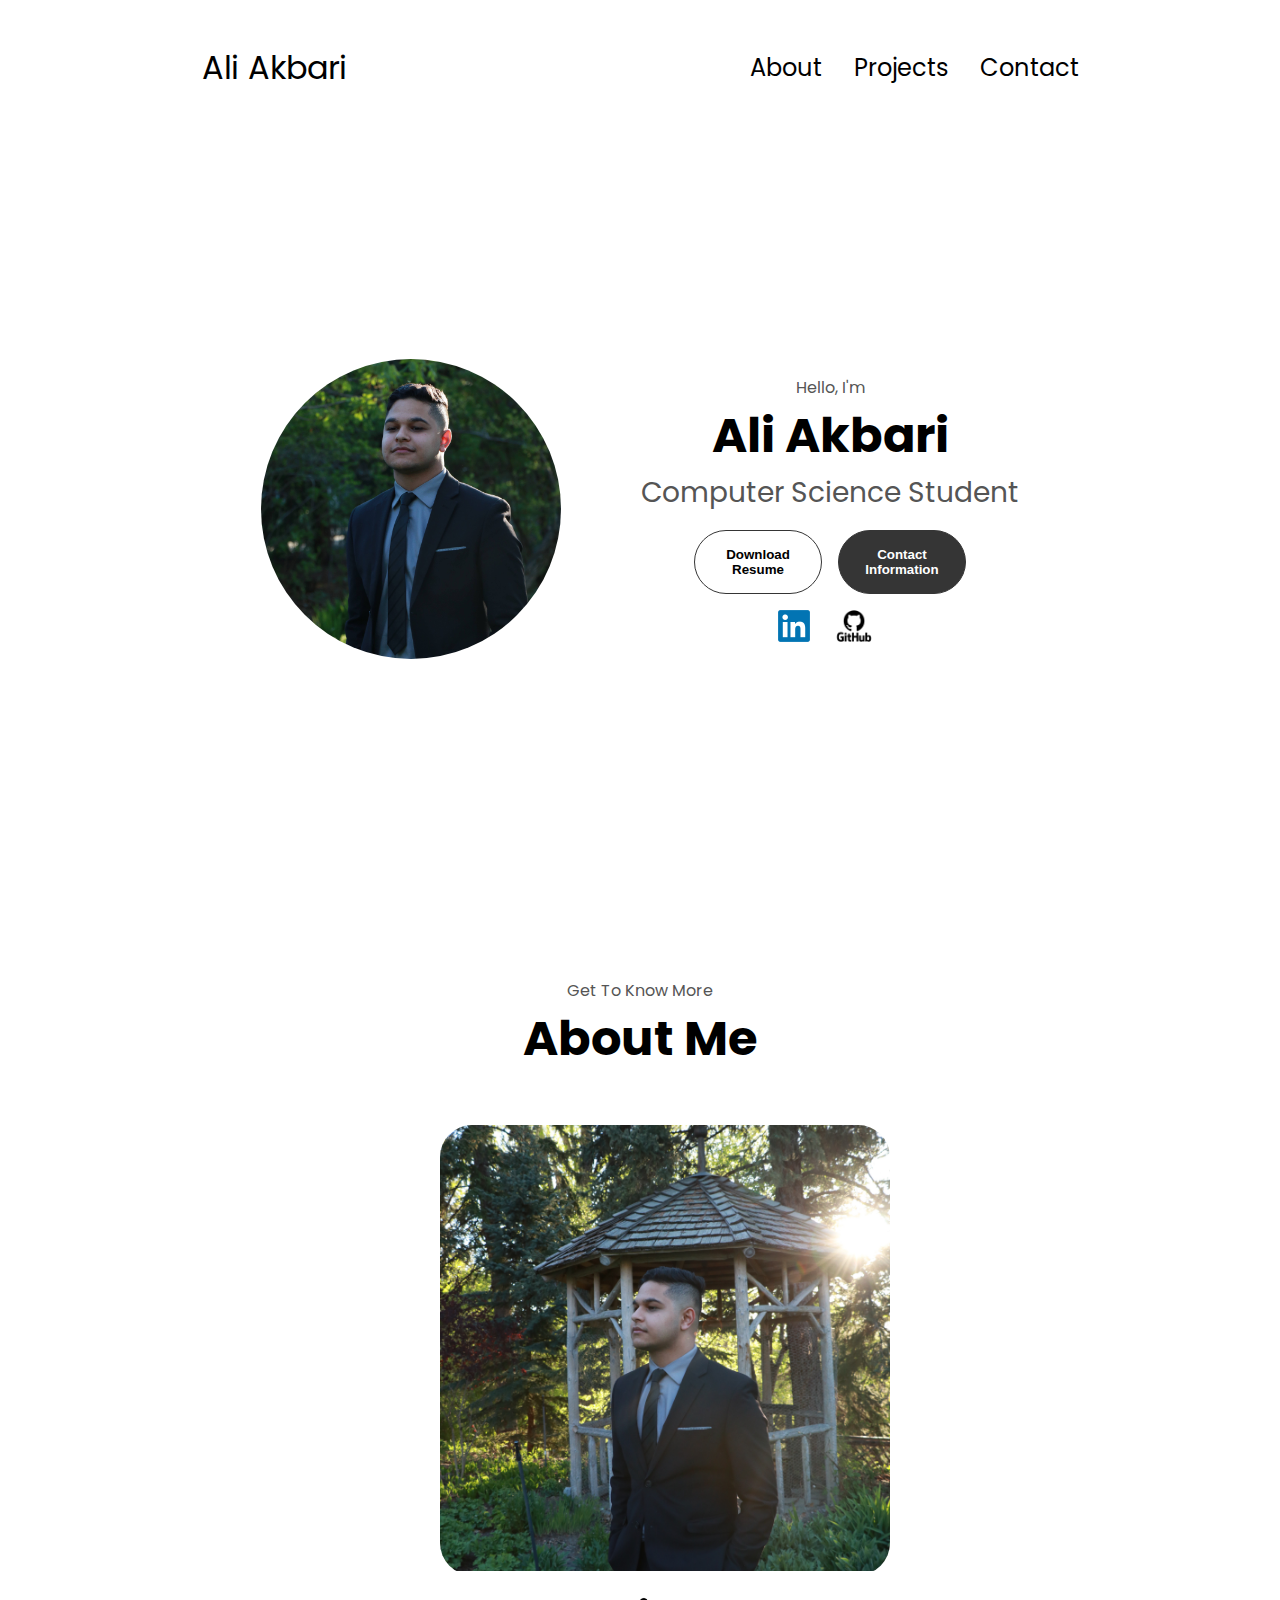
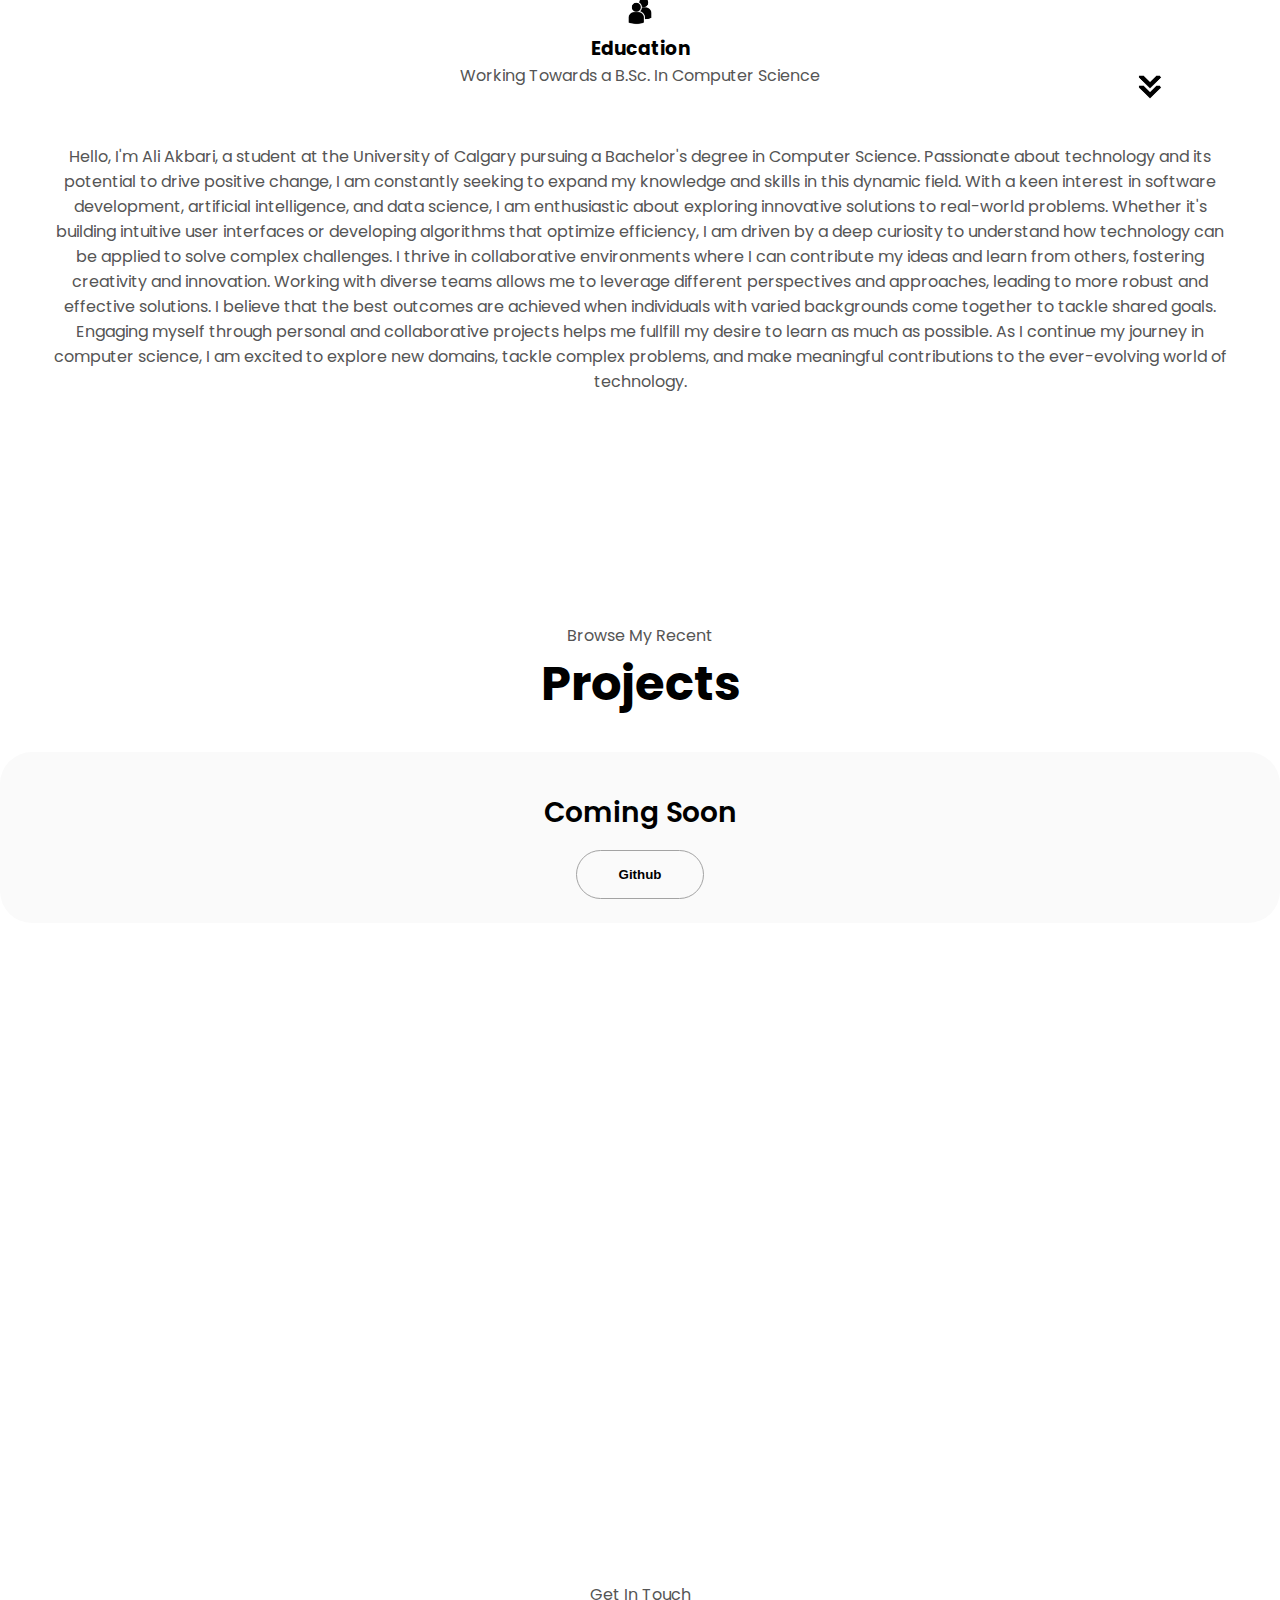
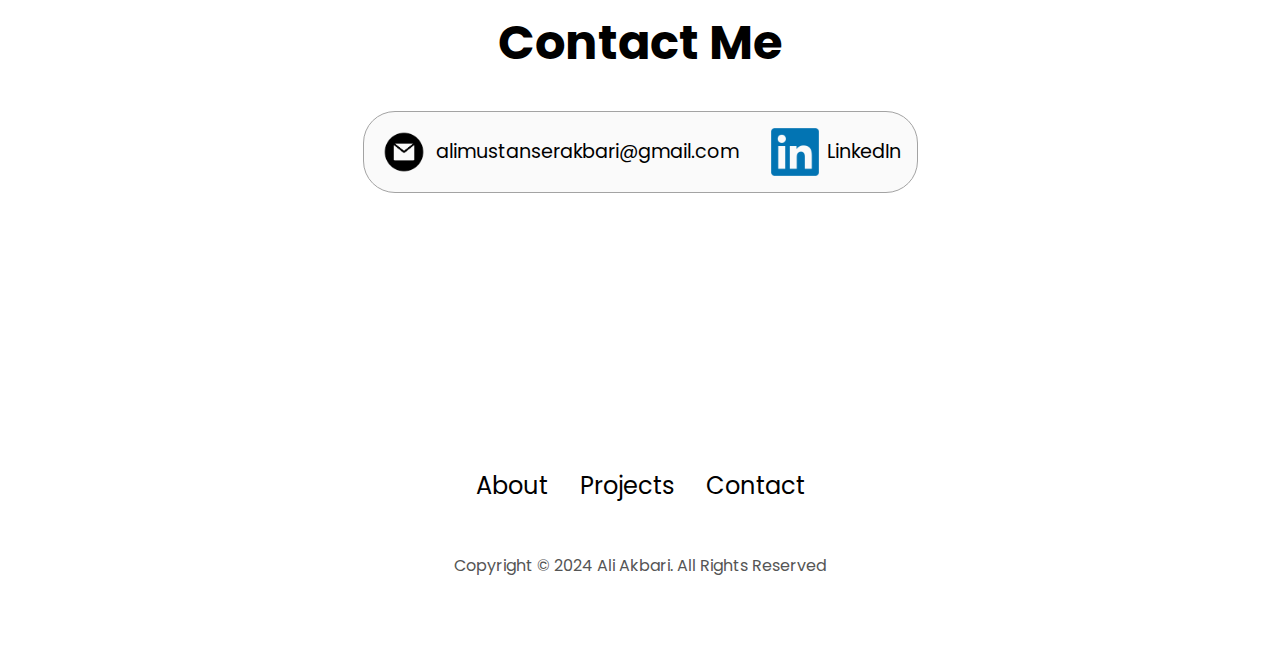
<file: index.html>
<!DOCTYPE html>
<html lang="en">
<head>
    <meta charset="UTF-8">
    <meta name="viewport" content="width=device-width, initial-scale=1.0">
    <link rel="stylesheet" href="style.css"/>
    <link rel="stylesheet" href="mediaqueries.css" />
    <title>Ali Akbari Portfolio</title>
</head>
<body>

   <nav id = "desktop-nav">
    <div class="logo" onclick="location.href='https://www.alimakbari.net'">Ali Akbari</div>

    <div>
        <ul class="nav-links">
            <li><a href= #about>About</a></li>
            <li><a href= #projects>Projects</a></li>
            <li><a href= #contact>Contact</a></li>
        </ul>
    </div>
    </nav>
    <nav id="hamburger-nav">
        <div class="logo">
            <button class="name" onclick="location.href='https:www.alimakbari.com'">Ali Akbari</button>
            </div>
        <div class="hamburger-menu">
          <div class="hamburger-icon" onclick="toggleMenu()">
            <span></span>
            <span></span>
            <span></span>
          </div>
          <div class="menu-links">
            <li><a href="#about" onclick="toggleMenu()">About</a></li>
            <li><a href="#projects" onclick="toggleMenu()">Projects</a></li>
            <li><a href="#contact" onclick="toggleMenu()">Contact</a></li>
          </div>
        </div>
      </nav>
      <section id="profile">
        <div class="section__pic-container">
            <img src="./images/IMG_7348_Original.jpg" alt="Ali Akbari Profile Picture">
        </div>
        <div class="section__text">
            <p class="section__text__p1">Hello, I'm</p>
            <h1 class="title">Ali Akbari</h1>
            <p class="section__text__p2">Computer Science Student</p>
            <div class="btn-container">
                <button class="btn btn-color-2" onclick="window.open('./images/Ali Akbari Resume.pdf')">Download Resume</button>

                <button class="btn btn-color-1" onclick="location.href='./#contact'">Contact Information</button>
            </div>
            <div id="socials-container">
                <img src="./images/linkedin-blue-logo-icon.png" alt="My LinkedIn Profile"
                class="icon" onclick="location.href='https:www.linkedin.com/in/ali-akbari-a2468227b/'">

                <img src="./images/GitHub-logo.png" alt="My Github Profile"
                class="icon" onclick="location.href='https:www.github.com/Ali-Akbari1'">
            </div>
        </div>
      </section>
      <section id="about">
        <p class="section__text__p1">Get To Know More</p>
        <h1 class="title">About Me</h1>
        <div class = "section-container">
            <div class="section_pic-container">
                <img src="./images/IMG_7536_Original.jpg" alt="Profile Picture" class="about-pic">

            </div>
            <div class="about-details">
                <div class="about-containers">
                    <div class="details-container">
                        <img src = "./images/education.png" alt="Eductaion Icon" class = "icon">
                        <h3>Education</h3>
                        <p>Working Towards a B.Sc. In Computer Science</p>
                    </div>
                </div>
                <div class="text-container">
                    <p>
                        Hello, I'm Ali Akbari, a student at the University of Calgary pursuing a Bachelor's degree in Computer Science.
                        Passionate about technology and its potential to drive positive change, I am constantly seeking to expand my knowledge and skills in this dynamic field.
                        With a keen interest in software development, artificial intelligence, and data science, I am enthusiastic about exploring innovative solutions to real-world problems. 
                        Whether it's building intuitive user interfaces or developing algorithms that optimize efficiency, I am driven by a deep curiosity to understand how technology can be applied to solve complex challenges.
                        I thrive in collaborative environments where I can contribute my ideas and learn from others, fostering creativity and innovation. Working with diverse teams allows me to leverage different perspectives and approaches, leading to more robust and effective solutions. 
                        I believe that the best outcomes are achieved when individuals with varied backgrounds come together to tackle shared goals.
                        Engaging myself through personal and collaborative projects helps me fullfill my desire to learn as much as possible.
                        As I continue my journey in computer science, I am excited to explore new domains, tackle complex problems, and make meaningful contributions to the ever-evolving world of technology.
                        
                    </p>
                </div>
            </div>

        </div>
        <img src="./images/arrow.png" alt="Arrow Icon" class="icon arrow" onclick="location.href='./#projects'">
      </section>
      <section id="projects">
        <p class="section__text__p1">Browse My Recent</p>
        <h1 class="title-project">Projects</h1>
        <div class="experience-details-container">
          <div class="about-containers">
            <div class="details-container color-container">
              <div class="article-container">
              <!--   <img
                  src="./assets/project-1.png"
                  alt="Project 1"
                  class="project-img"
                />

                --> 
              </div>
              <h2 class="experience-sub-title project-title">Coming Soon</h2>
              <div class="btn-container">
                <button
                  class="btn btn-color-2 project-btn"
                  onclick="location.href='https:www.github.com/Ali-Akbari1'"
                >
                  Github
                </button>
              </div>
            </div>

            <!-- 
            <div class="details-container color-container">
              <div class="article-container">
                          
                <img
                  src="./assets/project-2.png"
                  alt="Project 2"
                  class="project-img"
                />
                          
              </div>
              <h2 class="experience-sub-title project-title">Project Two</h2>
              <div class="btn-container">
                <button
                  class="btn btn-color-2 project-btn"
                  onclick="location.href='https:www.github.com/Ali-Akbari1'"
                >
                  Github
                </button>
              </div>
            </div>
            <div class="details-container color-container">
              <div class="article-container">
                    
                <img
                  src="./assets/project-3.png"
                  alt="Project 3"
                  class="project-img"
                />
        
              </div>
              <h2 class="experience-sub-title project-title">Project Three</h2>
              <div class="btn-container">
                <button
                  class="btn btn-color-2 project-btn"
                  onclick="location.href='https:www.github.com/Ali-Akbari1'"
                >
                  Github
                </button>
              </div>
            </div>
          </div>
        </div>
        <img
          src="./images/arrow.png"
          alt="Arrow icon"
          class="icon arrow"
          onclick="location.href='./#contact'"
        />

                </h2>
                      --> 
            </div>
        </div>
      </section>

      <section id="contact">
        <p class="section__text__p1">Get In Touch</p>
        <h1 class="title">Contact Me</h1>
        <div class="contact-info-upper-container">
            <div class="contact-info-container">
                <img src="./images/email.png" alt="Email icon" class="icon contact-icon email-icon">
                <p><a href="mailto:alimustanserakbari@gmail.com">alimustanserakbari@gmail.com</a></p>
            </div>
            <div class="contact-info-container">
                <img src="./images/linkedin-blue-logo-icon.png" alt="LinkedIn icon" class="icon contact-icon linkedin-icon">
                <p><a href="https://www.linkedin.com/in/ali-akbari-a2468227b/">LinkedIn</a></p>
            </div>
        </div>
      </section>
      <footer>
        <nav>
            <div class="nav-links-container">
                <ul class="nav-links">
                    <li><a href= #about>About</a></li>
                    <li><a href= #projects>Projects</a></li>
                    <li><a href= #contact>Contact</a></li>
                </ul>
            </div>

        </nav>
        <p>Copyright &#169; 2024 Ali Akbari. All Rights Reserved</p>
      </footer>
    <script src="script.js"></script>
</body>
</html>
</file>
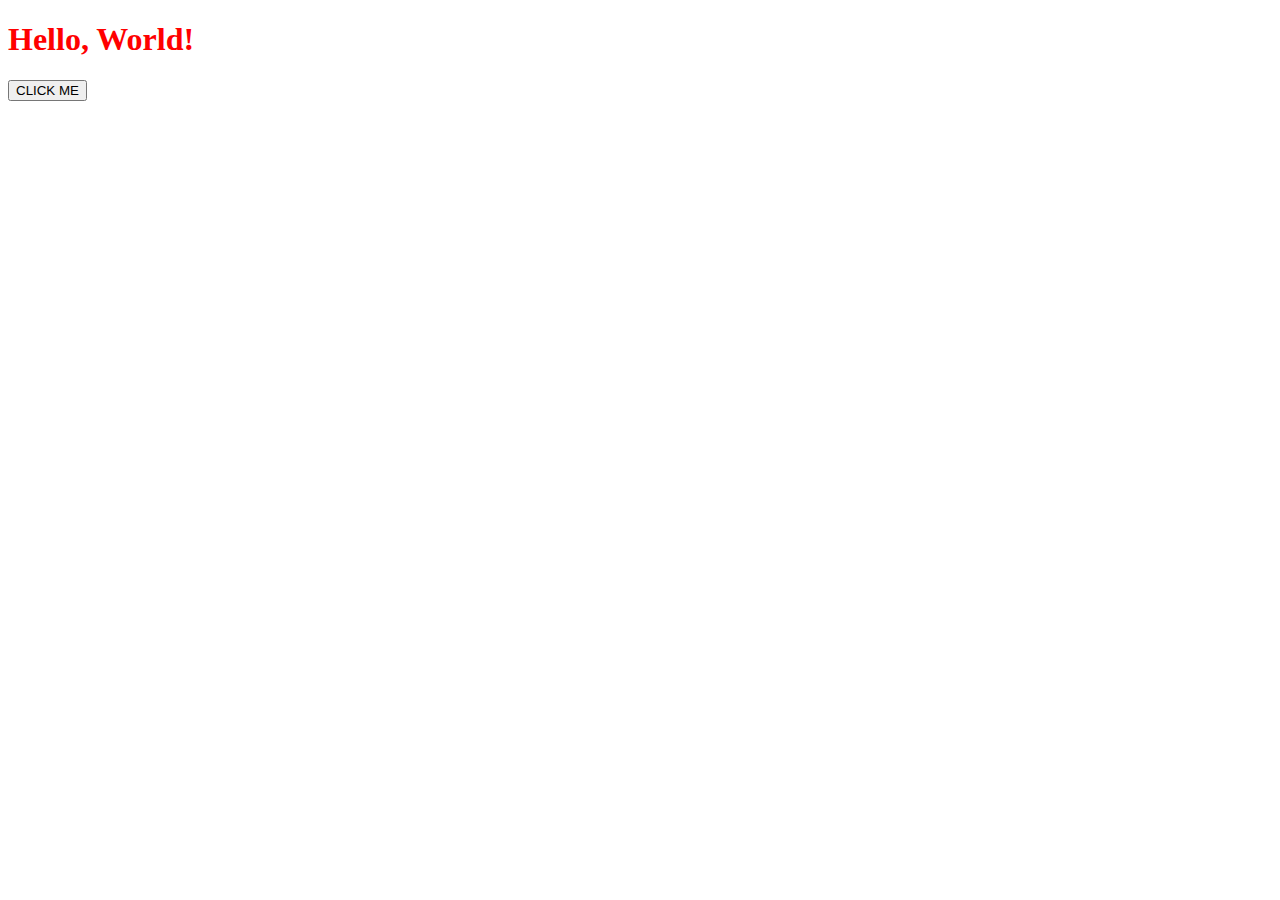
<file: d.html>
<!DOCTYPE html>
<html>
    <head>
        <link rel="stylesheet" href="app.css"/>
    </head>

    <body>
        <h1>Hello, World!</h1>
        <button onClick = "alertButton()">CLICK ME</button>
    </body>
    <script src="app.js"></script>
</html>
</file>
<file: style.css>
/* GENERAL */

@import url("https://fonts.googleapis.com/css2?family=Poppins:wght@300;400;500;600&display=swap");

* {
  margin: 0;
  padding: 0;
}

body {
  font-family: "Poppins", sans-serif;
}

html {
  scroll-behavior: smooth;
}

p {
  color: rgb(85, 85, 85);
}

/* TRANSITION */

a,
.btn {
  transition: all 300ms ease;
}

/* DESKTOP NAV */

nav,
.nav-links {
  display: flex;
}

nav {
  justify-content: space-around;
  align-items: center;
  height: 15vh;
}

.nav-links {
  gap: 2rem;
  list-style: none;
  font-size: 1.5rem;
}

a {
  color: black;
  text-decoration: none;
  text-decoration-color: white;
}

a:hover {
  color: grey;
  text-decoration: underline;
  text-underline-offset: 1rem;
  text-decoration-color: rgb(181, 181, 181);
}

.logo {
  font-size: 2rem;
}

.logo:hover {
  cursor: pointer;
}

.name{
    background: none;
    border: none;
    font-size: 2rem;
}

.name:hover{
    cursor: pointer;
    

}

/* HAMBURGER MENU */

#hamburger-nav {
  display: none;
}

.hamburger-menu {
  position: relative;
  display: inline-block;
}

.hamburger-icon {
  display: flex;
  flex-direction: column;
  justify-content: space-between;
  height: 24px;
  width: 30px;
  cursor: pointer;
}

.hamburger-icon span{
    width: 100%;
    height: 2px;
    background-color: black;
    transition: all 0.3 ease-in-out;
}

.menu-links{
    position: absolute;
    top: 100%;
    right: 0;
    background-color: white;
    width: fit-content;
    max-height: 0;
    overflow: hidden;
    transition: all 0.3 ease-in-out;

}

.menu-links a {
    display: block;
    padding: 10px;
    text-align: center;
    font-size: 1.5rem;
    color: black;
    text-decoration: none;
    transition: all 0.3 ease-in-out;
}

.menu-links li{
    list-style: none;

}

.menu-links.open{
    max-height: 300px;

}

.hamburger-icon.open span:first-child{
    transform: rotate(45deg) translate(10px, 5px);

}

.hamburger-icon.open span:nth-child(2){
opacity: 0;    
}
.hamburger-icon.open span:last-child{
    transform: rotate(-45deg) translate(10px, -5px);
    
}

.hamburger-icon span:first-child{
    transform: none;
}

.hamburger-icon span:first-child{
    opacity: 1;
}
.hamburger-icon span:first-child{
    transform: none;
}


.section{
    padding-top:4vh;
    height: 96vh;
    margin: 0 10rem;
    box-sizing: border-box;
    min-height: fit-content;
}

.section-container{
    display: flex;
    flex-direction: column;
    align-items: center;

}



#profile{
    display: flex;
    justify-content: center;
    gap: 5rem;
    height:85vh;


}

.section__pic-container {
    width:300px;
    height:300px;
    overflow: hidden;
    border-radius: 50%;
    display: flex;
    justify-content: center;
    align-items: center;
    margin: auto 0;




    
}

.section__pic-container img{
    width: 100%;
    height: auto;
    display: block;
    object-fit: cover;
}


.section__text{
    align-self: center;
    text-align: center;
}

.section__text_p {
    font-weight: 600;
}

.section__text__p1{
    text-align: center;
}

.section__text__p2{
    font-size: 1.75rem;
    margin-bottom: 1rem;
}

.title{
    font-size: 3rem;
    text-align: center;
}

.title-project{
  font-size: 3rem;
  text-align: center;
}

#socials-container{
    display: flex;
    justify-content: center;
    margin-top: 1rem;
    gap: 1rem;
}

.icon{
    cursor: pointer;
    height: 2rem;
}

.btn-container{
    display: flex;
    justify-content: center;
    gap: 1rem;

}

.btn{
    font-weight: 600;
    transition: all 300ms ease;
    padding: 1rem;
    width: 8rem;
    border-radius: 2rem;

}

.btn-color-1, .btn-color-2{
    border: rgb(53,53,53) 0.1rem solid;
}

.btn-color-1:hover, .btn-color-2:hover{
    cursor: pointer;
}

.btn-color-1, .btn-color-2:hover{
    background: rgb(53,53,53);
    color: white;

}

.btn-color-1:hover{
    background: rgb(0,0,0);
    
}

.btn-color-2{
    background: none;
}

.btn-color-2:hover{
    border: rgb(255,255,255) 0.1rem solid;
}

.btn-container{
    gap: 1rem;
}




#about{
    gap: 5rem;
    height:85vh;
    margin-right: 50px;
    margin-left: 50px;
    position: relative;
}




.about-containers{

    gap: 2rem;
    margin-bottom: 2rem;
    margin-top: 2rem;
}

.about-details-container{
    justify-content: center;
    flex-direction: column;
}

.about-containers,
.about-details-container{
    display: flex;
}

.about-pic{
    border-radius: 2rem;
}

.arrow{
    position: absolute;
    right: 5rem;
    bottom: 2.5rem;
    transform: translateX(50%);
}

.details-container{
    padding: 1.5rem;
    flex: 1;
    background: white;
    border-radius: 2rem;
    text-align: center;

}


.section-container{
    gap: 4rem;
    height:80%;

}

.section_pic-container{
    height: 400px;
    width: 400px;
    margin: auto 0;

}


.section_pic-container img{
    object-fit: cover;
    width: 450px;
    height: 450px;
    margin-top: 50px;

}

.text-container{
    margin-bottom: 30px;
    text-align: center;
    
    
}

.experience-details-container {
    display: flex;
    justify-content: center;
    flex-direction: column;
  }

  .color-container {
    border-color: rgb(163, 163, 163);
    background: rgb(250, 250, 250);
  }

  .article-container {
    display: flex;
    text-align: initial;
    flex-wrap: wrap;
    flex-direction: row;
    gap: 2.5rem;
    justify-content: space-around;
  }

  article {
    display: flex;
    width: 10rem;
    justify-content: space-around;
    gap: 0.5rem;
  }
  
  article .icon {
    cursor: default;
  }


  #experience {
    position: relative;
  }


  .experience-sub-title {
    color: rgb(85, 85, 85);
    font-weight: 600;
    font-size: 1.75rem;
    margin-bottom: 2rem;
  }

  .project-img {
    border-radius: 2rem;
    width: 90%;
    height: 90%;
  }
  
  .project-title {
    margin: 1rem;
    color: black;
  }

  .project-btn {
    color: black;
    border-color: rgb(163, 163, 163);
  }

  #projects {
    position: relative;
    gap: 5rem;
    min-height:85vh;
    margin-top: 30rem;
  }

  #contact{

    display: flex;
    justify-content: center;
    flex-direction: column;
    height: 70vh;


  }

  .contact-info-upper-container{
    display: flex;
    justify-content: center;
    border-radius: 2rem;
    border: rgb(53,53,53) 0.1rem solid;
    border-color: rgb(163, 163, 163);
    background: rgb(250,250,250);
    margin: 2rem auto;
    padding: 0.5;

  }

  .contact-info-container{
    display: flex;
    align-items: center;
    justify-content: center;
    gap: 0.5rem;
    margin: 1rem;

  }

  .contact-info-container p {
    font-size: larger;

  }

  .contact-icon {

    cursor: default;
  }

.email-icon{

    height: 3rem;

}

.linkedin-icon{
  height: 3rem;
}

footer{
    height: 26vh;
    margin: 0 1rem;

}

footer p{
    text-align: center;
}
</file>
<file: mediaqueries.css>
@media screen and (max-width: 1400px) {
    #profile{
        height:83vh;
        margin-bottom: 6rem;
    
    }
    .about-container{
        flex-wrap: wrap;
    }
}


@media screen and (max-width: 1200px) {
    #desktop-nav {
      display: none;
    }
    #hamburger-nav {
      display: flex;
    }

    .text-container {
      text-align: justify;
      font-size: 14px; /* Adjust this as needed */
      width: 100%;
      box-sizing: border-box;
      overflow-wrap: break-word; /* Ensures long words break and wrap */
      word-wrap: break-word; /* For legacy support */
      word-break: break-word; /* Breaks long words */
      white-space: normal; /* Ensures text wraps */
      padding: 1rem; /* Add some padding for better readability */
      margin: 0 auto; /* Center the text container */
      padding-right: 10rem;
    }

    #experience, .experience-details-container{
        margin-top: 2rem;
    }

    #profile{

      margin-top: -40rem;
    }
    #about{
      margin-top: -40rem;
    }
    #projects{
      margin-top: -50rem;
    }
    /*
    #profile, .section-container{
        display: block;

    }
    */


    #contact{
      margin-top: -150rem;
    }

    .arrow{
        display:none;
    }

    section, .section-container{
        height:fit-content;
    }

    section{
        margin:0 5%;
    }

    .about-containers{
        margin-top: 0;
    }


}
@media screen and (max-width: 600px) {

  #about{
    margin-top: -7rem;
  }


  #contact{
    margin-top: -30rem;
    height: 40vh;
  }

#profile{

  margin-top: -7rem;
  font-size: 8px;

}


.section_pic-container{
  height: 400px;
  width: 400px;
  margin: auto 0;

}


.section_pic-container img{
  object-fit: cover;
  width: 200px;
  height: auto;
  margin-top: 50px;
  margin-left: 100px;
}

.section__pic-container {
    width: 100%;
    max-width: 300px;
    height: auto;
    overflow: hidden;
    border-radius: 50%;
}

.section__text {
    align-self: center;
    text-align: center;
    font-size: 0.5rem;
}


.section__text__p2 {
    text-align: center;
    font-size: 0.5rem;
    margin-bottom: 1rem;
}


.section__text__p1{

  text-align: center;
  font-size: 0.5rem;
  margin-bottom: 1rem;
  margin-top: 7rem;

}

#projects {
    margin-top: 2rem;
}

#contact {
    height: auto;
}

.logo {
    font-size: 1rem;
}

.title {
    font-size: 1.5rem;
    text-align: center;

}


.title-project{
  font-size: 2rem !important;
  text-align: center !important;
  margin-top: 4rem !important;
  margin-bottom: 7rem;
  background-color: transparent !important;


}



.btn-container {
    display: flex;
    justify-content: center;
    gap: 1rem;
}

.btn {
    font-weight: 600;
    transition: all 300ms ease;
    padding: 1rem;
    width: 6rem;
    border-radius: 2rem;
}


.experience-sub-title {
  color: rgb(85, 85, 85);
  font-weight: 600;
  font-size: 1rem;
  margin-bottom: 2rem;
  margin-top: 3rem;
}

.text-container {
  text-align: justify;
  font-size: 8px !important; /* Adjust this as needed */
  width: 100%;
  box-sizing: border-box;
  overflow-wrap: break-word; /* Ensures long words break and wrap */
  word-wrap: break-word; /* For legacy support */
  word-break: break-word; /* Breaks long words */
  white-space: normal; /* Ensures text wraps */
  padding: 1rem; /* Add some padding for better readability */
  margin: 0 auto; /* Center the text container */
  margin-top: -3rem;
}


.details-container{
  padding: 1.5rem;
  flex: 1;
  background: white;
  border-radius: 2rem;
  text-align: center;
  font-size: 8px;
  margin-top: -7rem;

}

.contact-info-container{
  display: flex;
  align-items: center;
  justify-content: center;
  gap: 0.5rem;
  margin: 1rem;
  font-size: 7px;

}

.email-icon{

  height: 2rem;

}

footer{
  height: 30vh;
  font-size: 10px;
  margin-left: 1rem;

}

footer p{
  text-align: center;

}

.nav-links{
  font-size: 18px;
}


}



@media screen and (max-width: 800px) {
    .text-container {
        font-size: 12px;
    }
}


@media screen and (max-width: 400px) {
    .text-container {
        font-size: 5px;
    }
}
</file>
<file: app.css>
h1 {

    color: red;
}
</file>
